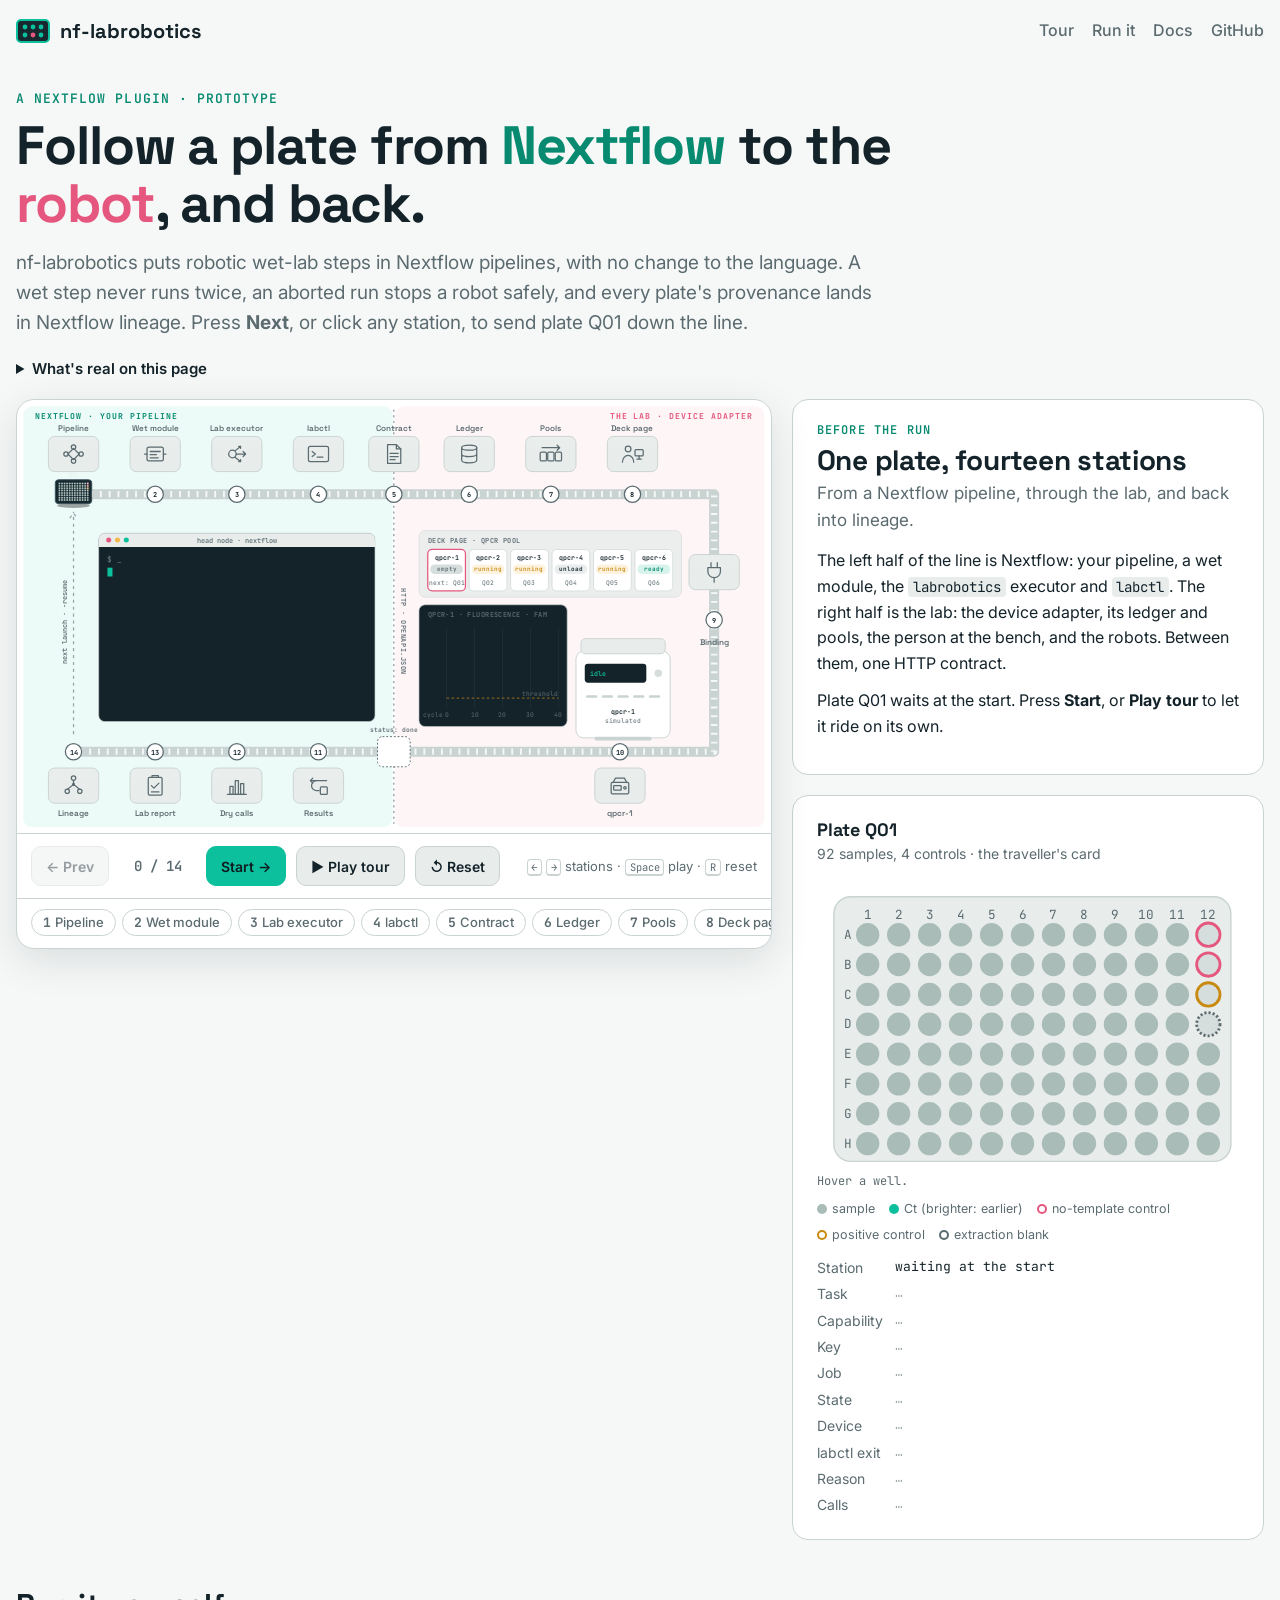
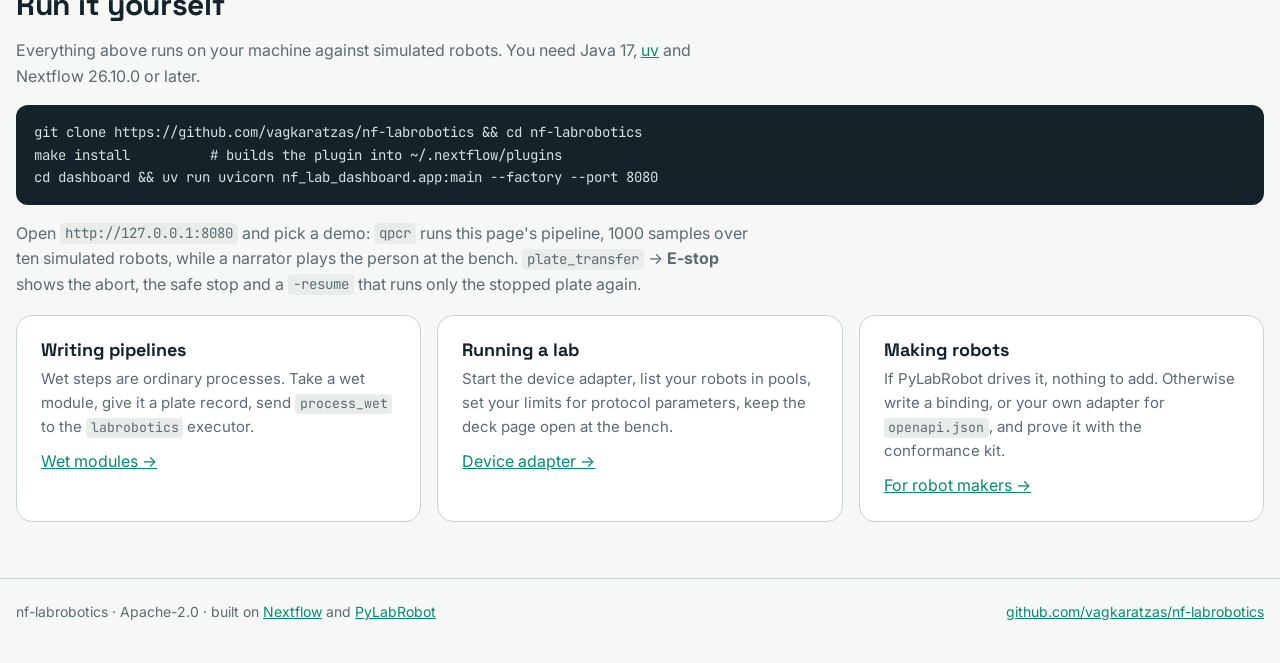
<file: docs/index.html>
<!doctype html>
<html lang="en">
<head>
<meta charset="utf-8">
<meta name="viewport" content="width=device-width, initial-scale=1">
<title>nf-labrobotics: a plate's journey</title>
<meta name="description" content="An interactive guide to nf-labrobotics: follow one plate from a Nextflow pipeline through the lab executor, labctl and the device adapter to a simulated robot, and back into lineage.">
<meta property="og:title" content="nf-labrobotics: a plate's journey">
<meta property="og:description" content="Robotic wet-lab steps in Nextflow pipelines. Follow one plate from the pipeline to the robot and back.">
<link rel="icon" href="data:image/svg+xml,%3Csvg xmlns='http://www.w3.org/2000/svg' viewBox='0 0 34 24'%3E%3Crect x='1' y='1' width='32' height='22' rx='4' fill='%2317282F' stroke='%230DC09D' stroke-width='2'/%3E%3Cg fill='%230DC09D'%3E%3Ccircle cx='9' cy='8' r='2.4'/%3E%3Ccircle cx='17' cy='8' r='2.4'/%3E%3Ccircle cx='25' cy='8' r='2.4'/%3E%3Ccircle cx='9' cy='16' r='2.4'/%3E%3Ccircle cx='17' cy='16' r='2.4' fill='%23E5577E'/%3E%3Ccircle cx='25' cy='16' r='2.4'/%3E%3C/g%3E%3C/svg%3E">
<link rel="preconnect" href="https://fonts.googleapis.com">
<link rel="preconnect" href="https://fonts.gstatic.com" crossorigin>
<link href="https://fonts.googleapis.com/css2?family=Inter:wght@400;500;600;700&family=JetBrains+Mono:wght@400;500;600;700&family=Space+Grotesk:wght@500;700&display=swap" rel="stylesheet">
<link rel="stylesheet" href="assets/guide.css">
</head>
<body>

<div class="wrap">
  <header class="top">
    <a class="brand" href="#">
      <svg viewBox="0 0 34 24" aria-hidden="true"><rect x="1" y="1" width="32" height="22" rx="4" fill="#17282F" stroke="#0DC09D" stroke-width="2"/><g fill="#0DC09D"><circle cx="9" cy="8" r="2.4"/><circle cx="17" cy="8" r="2.4"/><circle cx="25" cy="8" r="2.4"/><circle cx="9" cy="16" r="2.4"/><circle cx="17" cy="16" r="2.4" fill="#E5577E"/><circle cx="25" cy="16" r="2.4"/></g></svg>
      nf-labrobotics
    </a>
    <nav>
      <a href="#tour">Tour</a>
      <a href="#run-it">Run it</a>
      <a href="https://github.com/vagkaratzas/nf-labrobotics#readme">Docs</a>
      <a href="https://github.com/vagkaratzas/nf-labrobotics">GitHub</a>
    </nav>
  </header>

  <section class="hero">
    <p class="eyebrow">A Nextflow plugin · prototype</p>
    <h1>Follow a plate from <em>Nextflow</em> to the <span class="lab">robot</span>, and back.</h1>
    <p class="lead">nf-labrobotics puts robotic wet-lab steps in Nextflow pipelines, with no change to the language. A wet step never runs twice, an aborted run stops a robot safely, and every plate's provenance lands in Nextflow lineage. Press <b>Next</b>, or click any station, to send plate Q01 down the line.</p>
    <details class="about">
      <summary>What's real on this page</summary>
      <ul>
        <li><b>Computed here, as nf-labrobotics computes it:</b> plate Q01's map (from <code>examples/qpcr/plate_map.csv</code>), its idempotency key (SHA-256, as <code>labctl</code> builds it) and each well's Ct (as the simulated qPCR instrument gives it).</li>
        <li><b>Simulated, like nf-labrobotics's own demos:</b> the robots. nf-labrobotics runs against PyLabRobot's simulated machines; no robot is needed.</li>
        <li><b>Illustrative:</b> timings (a qPCR run takes about 1.5 hours, here a few seconds), task hashes, job IDs and the other plates in the pool.</li>
      </ul>
    </details>
  </section>
</div>

<div class="wrap">
  <div class="tour" id="tour">
    <section class="stage-card" aria-label="The plate's journey">
      <div class="stage-scroll">
      <svg id="stage" viewBox="0 0 1200 690" role="img" aria-labelledby="stage-title">
        <title id="stage-title">A conveyor loop: Nextflow on the left, the lab on the right, the HTTP contract between them. Fourteen stations; the plate moves between them.</title>
      </svg>
      </div>
      <div class="toast" id="toast" role="status" aria-live="polite"></div>
      <div class="controls">
        <button class="btn" id="prev" aria-label="Previous station">← Prev</button>
        <span class="counter" id="counter">0 / 14</span>
        <button class="btn primary" id="next">Start →</button>
        <button class="btn play-progress" id="play" aria-pressed="false">▶ Play tour</button>
        <button class="btn" id="reset" title="New run, new ledger">↺ Reset</button>
        <span class="spacer"></span>
        <span class="hint"><kbd>←</kbd> <kbd>→</kbd> stations · <kbd>Space</kbd> play · <kbd>R</kbd> reset</span>
      </div>
      <nav class="chips" id="chips" aria-label="Stations"></nav>
    </section>
    <div class="side">
      <article class="card detail" id="detail" aria-live="polite"></article>
      <aside class="card traveller">
        <h3>Plate Q01</h3>
        <p class="sub">92 samples, 4 controls · the traveller's card</p>
        <svg id="bigplate" viewBox="0 0 300 206" aria-label="Plate Q01, 96 wells"></svg>
        <p class="well-tip" id="well-tip">Hover a well.</p>
        <div class="legend" id="legend"></div>
        <dl class="facts" id="facts"></dl>
      </aside>
    </div>
  </div>
</div>

<div class="wrap">
  <section class="section" id="run-it">
    <h2>Run it yourself</h2>
    <p>Everything above runs on your machine against simulated robots. You need Java 17, <a href="https://docs.astral.sh/uv/">uv</a> and Nextflow 26.10.0 or later.</p>
    <div class="quick">
<pre><code>git clone https://github.com/vagkaratzas/nf-labrobotics && cd nf-labrobotics
make install          # builds the plugin into ~/.nextflow/plugins
cd dashboard && uv run uvicorn nf_lab_dashboard.app:main --factory --port 8080</code></pre>
    </div>
    <p>Open <code>http://127.0.0.1:8080</code> and pick a demo: <code>qpcr</code> runs this page's pipeline, 1000 samples over ten simulated robots, while a narrator plays the person at the bench. <code>plate_transfer</code> → <b>E-stop</b> shows the abort, the safe stop and a <code>-resume</code> that runs only the stopped plate again.</p>
    <div class="cols">
      <div class="card">
        <h3>Writing pipelines</h3>
        <p>Wet steps are ordinary processes. Take a wet module, give it a plate record, send <code>process_wet</code> to the <code>labrobotics</code> executor.</p>
        <a href="https://github.com/vagkaratzas/nf-labrobotics/blob/main/wet-modules/README.md">Wet modules →</a>
      </div>
      <div class="card">
        <h3>Running a lab</h3>
        <p>Start the device adapter, list your robots in pools, set your limits for protocol parameters, keep the deck page open at the bench.</p>
        <a href="https://github.com/vagkaratzas/nf-labrobotics/blob/main/adapter/README.md">Device adapter →</a>
      </div>
      <div class="card">
        <h3>Making robots</h3>
        <p>If PyLabRobot drives it, nothing to add. Otherwise write a binding, or your own adapter for <code>openapi.json</code>, and prove it with the conformance kit.</p>
        <a href="https://github.com/vagkaratzas/nf-labrobotics#i-make-robots-what-do-i-add-so-mine-works-with-nf-labrobotics">For robot makers →</a>
      </div>
    </div>
  </section>
</div>

<footer>
  <div class="wrap">
    <span>nf-labrobotics · Apache-2.0 · built on <a href="https://www.nextflow.io/">Nextflow</a> and <a href="https://github.com/PyLabRobot/pylabrobot">PyLabRobot</a></span>
    <a href="https://github.com/vagkaratzas/nf-labrobotics">github.com/vagkaratzas/nf-labrobotics</a>
  </div>
</footer>

<!-- One template per station. data-when shows an element only while every listed flag holds (!flag: while it doesn't);
     data-bind and data-slot are filled by guide.js. -->

<template id="st-0">
  <p class="kicker">Before the run</p>
  <h2>One plate, fourteen stations</h2>
  <p class="sub">From a Nextflow pipeline, through the lab, and back into lineage.</p>
  <p>The left half of the line is Nextflow: your pipeline, a wet module, the <code>labrobotics</code> executor and <code>labctl</code>. The right half is the lab: the device adapter, its ledger and pools, the person at the bench, and the robots. Between them, one HTTP contract.</p>
  <p>Plate Q01 waits at the start. Press <b>Start</b>, or <b>Play tour</b> to let it ride on its own.</p>
</template>

<template id="st-1">
  <p class="kicker">Station 1 · Nextflow</p>
  <h2>Your pipeline</h2>
  <p class="sub">Wet and dry steps in one run, with no change to the Nextflow language.</p>
  <p data-when="rerun" class="guarantee"><b>Second time round</b> The same run again with <code>-resume</code>, after Q01 was done. Watch what doesn't happen.</p>
  <p>This tour follows <code>examples/qpcr</code>, an RT-qPCR screen: 1000 samples on 11 plates, 92 samples and 4 controls each. The plate map is a CSV with one row per filled well. The workflow groups it into one typed record per plate and hands the plates to the <code>RT_QPCR</code> subworkflow: RNA extraction on a liquid handler, then qPCR.</p>
<pre><code>plates = params.plate_map
    .map { w -&gt; tuple(w.plate, w) }
    .groupBy()
    .map { plate, wells -&gt; record(id: plate, wells: wells.toSorted { a, b -&gt; a.row &lt;=&gt; b.row ?: a.column &lt;=&gt; b.column }) }
wet = RT_QPCR(plates)</code></pre>
  <p>Our plate is <b>Q01</b>, and the tour picks it up after its extraction, at the qPCR step. The plugin is one line in the config: <code>plugins { id 'nf-labrobotics@0.1.0' }</code>.</p>
  <p class="more">Read more: <a href="https://github.com/vagkaratzas/nf-labrobotics/blob/main/examples/qpcr/main.nf">examples/qpcr/main.nf</a> · <a href="https://github.com/vagkaratzas/nf-labrobotics/blob/main/wet-modules/subworkflows/rt_qpcr/main.nf">the RT_QPCR subworkflow</a></p>
</template>

<template id="st-2">
  <p class="kicker">Station 2 · Nextflow</p>
  <h2>A wet module</h2>
  <p class="sub">One protocol, one ordinary process.</p>
  <p>A wet step is a process like any other: the label <code>process_wet</code>, a capability hint, and a script that runs <code>labctl</code>. It asks for what it needs, a <code>qpcr</code> instrument, never a named robot.</p>
<pre><code>process QPCR {
    tag "${plate.id}"
    label 'process_wet'
    hints 'labrobotics/capability': 'qpcr'

    input:
    plate: Plate

    output:
    record(id: plate.id, result: file('result.json'),
           provenance: file('provenance.json'), log: file('labctl.log'))

    script:
    """
    labctl run --wait --protocol qpcr --protocol-version 1.0 \\
        --plate ${plate.id} --wells ${wells} --params - ...
    """
}</code></pre>
  <p>nf-labrobotics ships 19 wet modules and 6 subworkflows, nf-core style, each with nf-tests: transfers, extractions, PCR and qPCR, reads, spins, seals, incubations. <code>ext.params</code> sets a protocol's parameters, e.g. <code>withName: 'QPCR' { ext.params = [cycles: 45, channel: 'HEX'] }</code>.</p>
  <p class="more">Read more: <a href="https://github.com/vagkaratzas/nf-labrobotics/blob/main/wet-modules/README.md">wet-modules/README.md</a></p>
</template>

<template id="st-3">
  <p class="kicker">Station 3 · Nextflow</p>
  <h2>The lab executor</h2>
  <p class="sub">Wet tasks go to the lab, not to the cluster.</p>
  <p>The plugin adds an executor named <code>labrobotics</code>. It runs each wet task where Nextflow runs, like the local executor: the task is <code>labctl</code> waiting on the lab. It also hands the task its routing: the <code>labrobotics/capability</code> hint, the <code>queue</code> directive and the run's session become <code>NF_LAB_CAPABILITY</code>, <code>NF_LAB_QUEUE</code> and <code>NF_LAB_SESSION</code>. The adapter address, poll interval and grace period come from the <code>labrobotics {}</code> scope.</p>
<pre><code>plugins { id 'nf-labrobotics@0.1.0' }

labrobotics {
    adapter = 'http://127.0.0.1:8000'   // unset: $NF_LAB_ADAPTER
    poll = 2.s
    grace = 5.m
}

process {
    errorStrategy = 'finish'
    withLabel: 'process_wet' {
        executor = 'labrobotics'
        errorStrategy = { task.exitStatus in [69, 75] ? 'retry' : 'finish' }
    }
}</code></pre>
  <div class="guarantee"><b>Retry only what is safe</b> Exit 75 means nothing moved; 69 that the adapter couldn't be reached. Both retry, and the ledger answers the retry with the same job. Any other failure ends the run with <code>finish</code>: robots already busy finish their plates, and nothing new starts.</div>
  <p>Dry tasks keep their own executor, HPC or cloud, in the same run.</p>
  <p class="more">Read more: <a href="https://github.com/vagkaratzas/nf-labrobotics#in-a-pipeline">In a pipeline</a></p>
</template>

<template id="st-4">
  <p class="kicker">Station 4 · Nextflow</p>
  <h2>labctl</h2>
  <p class="sub">The client inside the task.</p>
  <p>The wet task's script. <code>labctl run --wait</code> builds the job's idempotency key, submits the job, polls its status and, when the job ends, writes <code>provenance.json</code>, <code>result.json</code> and <code>labctl.log</code> into the task's work dir.</p>
  <p>The key is a SHA-256 of the protocol, its version, the plate, its wells and the params. Here is Q01's, computed in your browser the way labctl computes it:</p>
  <div class="keyline" data-bind="key"></div>
  <div class="try">
    <label class="switch"><input type="checkbox" data-action="toggle-params"> Ask for 45 cycles instead of the default 40 (<code>ext.params = [cycles: 45]</code>)</label>
  </div>
  <p class="try-out" data-bind="keynote"></p>
  <p data-when="rerun" class="guarantee"><b>On -resume</b> Nextflow finds <code>RT_QPCR:QPCR (Q01)</code> in its cache and doesn't run the task at all. From a fresh launch directory, with no cache, labctl would submit the same key, and the ledger would hand back the done job and its outputs.</p>
  <div class="table-scroll"><table>
    <thead><tr><th>Exit</th><th>Means</th><th>Then</th></tr></thead>
    <tbody>
      <tr><td><code>0</code></td><td>Done</td><td>Outputs in the work dir</td></tr>
      <tr><td><code>75</code></td><td>Failed before any liquid moved</td><td>Retried</td></tr>
      <tr><td><code>69</code></td><td>Adapter unreachable past the grace period: outcome unknown</td><td>Retried; the ledger answers with the same job</td></tr>
      <tr><td><code>1</code></td><td>Failed in protocol, stopped, voided by a person, or refused</td><td>The run finishes; a person decides</td></tr>
      <tr><td><code>143</code></td><td>The run was aborted (TERM)</td><td><code>safe_stop</code> sent; the ledger keeps the outcome</td></tr>
    </tbody>
  </table></div>
  <p class="more">Read more: <a href="https://github.com/vagkaratzas/nf-labrobotics/blob/main/adapter/README.md#from-a-pipeline">From a pipeline</a> · <code>labctl --help</code></p>
</template>

<template id="st-5">
  <p class="kicker">Station 5 · The contract</p>
  <h2>openapi.json</h2>
  <p class="sub">Six calls between Nextflow's side and the lab's.</p>
  <p>labctl and the device adapter talk over HTTP, through six calls. <code>adapter/openapi.json</code> is the whole contract: another adapter, in front of SiLA 2 or a vendor's scheduler, can implement it, and the pipelines don't change.</p>
<pre><code>POST /jobs                     <span class="c">submit: 201 a new job, 200 the key's existing job</span>
GET  /jobs/{job_id}            <span class="c">status: state, phase reached, still safe to stop?</span>
GET  /lookup/{key}             <span class="c">lookup: the job for a key</span>
POST /jobs/{job_id}/safe_stop  <span class="c">safe_stop: the run was aborted</span>
POST /jobs/{job_id}/release    <span class="c">release: the plate is off the deck</span>
GET  /jobs?session=...         <span class="c">session_jobs: for the lab report</span></code></pre>
  <p>The <b>conformance kit</b> checks any adapter against the file: one key is one job, one job at a time per device, a safe stop never repeats material work, release only after the job finishes.</p>
  <div class="guarantee"><b>The token</b> With <code>NF_LAB_TOKEN</code> set, every call needs it as a bearer token. A pipeline keeps it as a Nextflow secret, so it never lands in a work dir or a log.</div>
  <p class="more">Read more: <a href="https://github.com/vagkaratzas/nf-labrobotics/blob/main/adapter/README.md#the-contract">The contract</a> · <a href="https://github.com/vagkaratzas/nf-labrobotics/blob/main/adapter/README.md#the-token">The token</a></p>
</template>

<template id="st-6">
  <p class="kicker">Station 6 · The lab</p>
  <h2>The job ledger</h2>
  <p class="sub">A wet step never runs twice.</p>
  <p>The device adapter keeps every job in a SQLite ledger, under its key. A key has at most one live job: a retry, a <code>-resume</code> or a run from a fresh launch directory asks with the same key and gets the same job back.</p>
  <div class="guarantee lab"><b>At most once</b> A key gets a new attempt only when every earlier one failed before any liquid moved, or a person voided it.</div>
  <div class="try">
    <button class="btn" data-action="resubmit">Submit Q01 again, as a retry would</button>
  </div>
  <p class="try-out" data-bind="resubmit"></p>
  <div class="table-scroll" data-slot="ledger"></div>
  <p>Before queuing, the adapter resolves the job's <b>program</b>: the binding's defaults, then the lab's limits file, then the params asked for. An unknown param, a wrong type or a value out of range is refused (422) and nothing is queued, so a typo never runs at the default.</p>
  <p>The ledger also records which Nextflow task collected each job, by task hash. That hash is also the task's lineage ID.</p>
  <p class="more">Read more: <a href="https://github.com/vagkaratzas/nf-labrobotics/blob/main/adapter/README.md#protocol-parameters">Protocol parameters</a> · <a href="https://github.com/vagkaratzas/nf-labrobotics/blob/main/adapter/README.md#a-plates-life">A plate's life</a></p>
</template>

<template id="st-7">
  <p class="kicker">Station 7 · The lab</p>
  <h2>Pools and queues</h2>
  <p class="sub">Ask for a capability, get whichever robot is free.</p>
  <p>The job names <code>qpcr</code>, not a device. It waits in one queue shared by every qPCR instrument, and the free one whose deck holds the plate takes it, one job at a time. The lab, not the pipeline, says what it has; this demo runs <code>NF_LAB_DEVICES=liquid-handling:4,qpcr:6</code>. A queue narrows a pool further: <code>liquid-handling/opentrons:2</code> is a sub-pool that Nextflow's <code>queue</code> directive can ask for.</p>
  <div class="guarantee lab"><b>Free is not ready</b> A free robot has no job. A ready robot also has the right plate on its deck, checked by a person. The lock lives in the ledger, so it survives an adapter restart.</div>
  <p>Above the belt: the qPCR pool as the deck page shows it. The other plates of the run keep five robots busy; Q01 waits for a person to load it on <code>qpcr-1</code>.</p>
  <p class="more">Read more: <a href="https://github.com/vagkaratzas/nf-labrobotics/blob/main/adapter/README.md#which-robots-are-free-and-which-are-ready">Free and ready</a></p>
</template>

<template id="st-8">
  <p class="kicker">Station 8 · The lab</p>
  <h2>The deck page</h2>
  <p class="sub">The person at the bench.</p>
  <p>Robots don't load their own plates. The adapter serves a deck page for people: one row per robot, and a queue that says, in words, what each waiting job needs.</p>
  <div class="table-scroll" data-slot="deck"></div>
  <div class="try">
    <button class="btn primary" data-action="load" data-when="!loaded">Load plate + confirm deck</button>
  </div>
  <p class="try-out" data-bind="deck"></p>
  <div class="table-scroll"><table>
    <thead><tr><th>Status</th><th>What to do</th></tr></thead>
    <tbody>
      <tr><td><span class="status">empty</span></td><td>Load a plate</td></tr>
      <tr><td><span class="status ready">ready</span></td><td>Nothing: its queued jobs start here</td></tr>
      <tr><td><span class="status running">running</span></td><td>Wait, or press E-stop</td></tr>
      <tr><td><span class="status unload">unload</span></td><td>Take the plate off, press Unload</td></tr>
      <tr><td><span class="status needs_person">needs_person</span></td><td>Check the deck, press Succeeded or Failed, then Unload</td></tr>
    </tbody>
  </table></div>
  <p class="more">Read more: <a href="https://github.com/vagkaratzas/nf-labrobotics/blob/main/adapter/README.md#a-plates-life">A plate's life</a> · <a href="https://github.com/vagkaratzas/nf-labrobotics/blob/main/adapter/README.md#when-a-job-fails">When a job fails</a></p>
</template>

<template id="st-9">
  <p class="kicker">Station 9 · The lab</p>
  <h2>A binding</h2>
  <p class="sub">Where nf-labrobotics stops and robot control begins.</p>
  <p>nf-labrobotics ships no device drivers. The adapter drives each robot through a binding, a small class over the lab's own control stack: PyLabRobot, SiLA 2 or a vendor API. Today's bindings run PyLabRobot 0.2.2's simulated machines: liquid handlers, plate readers, thermocyclers, centrifuges, incubators and more.</p>
<pre><code><span class="k">class</span> Backend(Protocol):
    PROTOCOLS: set[str]   <span class="c"># the protocols this binding runs</span>
    viewer: str | None    <span class="c"># URL of a live view of the deck</span>

    <span class="k">async def</span> setup(self) -&gt; None: ...   <span class="c"># once, when the adapter starts</span>
    <span class="k">async def</span> run(self, job: Job, progress: Progress) -&gt; dict: ...
    <span class="k">async def</span> load(self, plate: str | None) -&gt; None: ...
    <span class="k">async def</span> read_result(self, job: Job) -&gt; dict: ...</code></pre>
  <p><code>run</code> reports through <code>progress</code> the job's state and whether it's still safe to stop. The binding never deals with retries, <code>-resume</code> or two pipelines wanting one robot: the adapter keeps all of that.</p>
  <div class="guarantee lab"><b>Prove it</b> <code>uv run pytest conformance --adapter http://127.0.0.1:8000 --capability &lt;yours&gt;</code> checks an adapter that uses your binding. Use a simulator, never a robot a lab is using: the kit submits real jobs.</div>
  <p class="more">Read more: <a href="https://github.com/vagkaratzas/nf-labrobotics#i-make-robots-what-do-i-add-so-mine-works-with-nf-labrobotics">I make robots: what do I add?</a></p>
</template>

<template id="st-10">
  <p class="kicker">Station 10 · The lab</p>
  <h2>qpcr-1 runs the plate</h2>
  <p class="sub">One-step RT-qPCR, simulated.</p>
  <p data-when="rerun" class="guarantee"><b>On -resume</b> Nothing happens here. Nextflow took <code>QPCR (Q01)</code> from its cache, and the ledger would have returned the done job anyway: qpcr-1 never sees Q01 again.</p>
  <p data-when="!rerun">A real-time PCR instrument: PyLabRobot's simulated thermocycler runs the program, and the binding simulates a fluorescence read every cycle (PyLabRobot simulates no qPCR instrument). The program is the protocol's defaults: reverse transcription at 50 °C for 600 s, then 40 cycles on FAM. A well's Ct is the cycle where its curve crosses the threshold.</p>
  <div class="guarantee lab"><b>The stop boundary</b> Cycling can't be undone, so the job crosses its stop boundary as the program starts. Before that, a safe stop leaves the plate as it was loaded. After it, the job runs to the end.</div>
  <p class="try-out" data-bind="robot"></p>
  <div class="try" data-when="running">
    <button class="btn warn" data-action="ctrlc">Abort the run (Ctrl-C)</button>
    <button class="btn estop" data-action="estop">E-stop</button>
  </div>
  <div class="try" data-when="stopped">
    <button class="btn" data-action="resolve-done">Succeeded (resolve as done)</button>
    <button class="btn warn" data-action="resolve-void">Failed (void)</button>
  </div>
  <div class="try" data-when="retryable">
    <button class="btn primary" data-action="resume">Rerun with -resume</button>
  </div>
  <p class="more">Read more: <a href="https://github.com/vagkaratzas/nf-labrobotics/blob/main/adapter/README.md#when-a-job-fails">When a job fails</a> · <a href="https://github.com/vagkaratzas/nf-labrobotics/blob/main/wet-modules/modules/qpcr/main.nf">the QPCR module</a></p>
</template>

<template id="st-11">
  <p class="kicker">Station 11 · Back in Nextflow</p>
  <h2>The data comes back</h2>
  <p class="sub">The plate stays on the deck; its data travels.</p>
  <p data-when="!done" class="guarantee lab"><b>Not done</b> This run's job didn't finish, so labctl exited without a result and the run ended. Go back to station 10 to deal with it.</p>
  <p>labctl sees <code>done</code>. From the ledger it writes <code>result.json</code>, each well's Ct (<code>null</code> when undetermined), and <code>provenance.json</code>: the device, the job, its attempt and the program as it ran. It exits 0, and Nextflow's task is done.</p>
  <p>The physical plate stays on qpcr-1, holding it, until a person presses Unload. labctl never releases a robot.</p>
  <p>In the workflow, the plugin's <code>labPlate</code> function turns the two files into plain data:</p>
<pre><code><span class="k">include</span> { labPlate } <span class="k">from</span> <span class="s">'plugin/nf-labrobotics'</span>

<span class="k">def</span> qpcr = labPlate(q.provenance, q.result)   <span class="c">// device_id, job_id, attempt, ... plus plate and wells, each with its ct</span></code></pre>
  <p class="more">Read more: <a href="https://github.com/vagkaratzas/nf-labrobotics/blob/main/adapter/README.md#from-a-pipeline">From a pipeline</a></p>
</template>

<template id="st-12">
  <p class="kicker">Station 12 · Back in Nextflow</p>
  <h2>Dry steps</h2>
  <p class="sub">The calls are compute, not chemistry.</p>
  <p>A plate counts only if its controls pass: no Ct in the no-template controls or the extraction blank, a Ct in the positive control. Then a sample with a Ct below <code>params.max_ct</code>, 35, is detected.</p>
<pre><code><span class="k">def</span> ok = qpcr.wells.every { w -&gt;
    w.type == <span class="s">'sample'</span> || (w.type == <span class="s">'positive_control'</span> ? w.ct != null : w.ct == null)
}
<span class="k">def</span> call = !ok ? <span class="s">'invalid_plate'</span> : (w.ct != null &amp;&amp; w.ct &lt; maxCt ? <span class="s">'detected'</span> : <span class="s">'not_detected'</span>)</code></pre>
  <p class="try-out" data-bind="calls"></p>
  <p>Here the calls are a function in the workflow. A heavier analysis is a process like any other, on your HPC or cloud executor, in the same run. Give dry processes <code>errorStrategy = 'finish'</code> too, so a software error never stops a robot mid-plate.</p>
  <p class="more">Read more: <a href="https://github.com/vagkaratzas/nf-labrobotics/blob/main/examples/qpcr/main.nf">examples/qpcr/main.nf</a></p>
</template>

<template id="st-13">
  <p class="kicker">Station 13 · Back in Nextflow</p>
  <h2>The lab report</h2>
  <p class="sub">Every attempt, failures included.</p>
  <p>The pipeline ends with <code>LAB_REPORT</code>, as an nf-core pipeline ends with MultiQC. It runs <code>labctl report --session &lt;id&gt;</code> and writes <code>lab_report.json</code> and <code>lab_report.tsv</code>: every job of the session, every attempt, each with the Nextflow tasks that collected it.</p>
  <div class="table-scroll" data-slot="report"></div>
  <p>Lineage records only the attempt that worked; the report keeps the ones that didn't, with the reason. A run and its <code>-resume</code>s share a session, so the run that completes reports the attempts of the runs that failed before it.</p>
  <p>Meanwhile, at the bench, someone takes Q01 off and presses Unload: qpcr-1 is free for the next plate.</p>
  <p class="more">Read more: <a href="https://github.com/vagkaratzas/nf-labrobotics/blob/main/adapter/README.md#the-lab-report">The lab report</a></p>
</template>

<template id="st-14">
  <p class="kicker">Station 14 · Back in Nextflow</p>
  <h2>Lineage</h2>
  <p class="sub">Ask where a result came from.</p>
  <p>The examples turn on Nextflow's lineage: every task, its inputs and outputs, each wet task's <code>provenance.json</code> and the lab report. The ledger records each job's collecting task by its hash, which is also its lineage ID, so you can walk from a robot to the results and back:</p>
<pre><code>nextflow lineage list                         <span class="c"># one row per run; a -resume keeps the session</span>
nextflow lineage diff $FIRST $RUN             <span class="c"># what changed between two runs?</span>
nextflow lineage check $RUN/samples.csv       <span class="c"># did anyone change a result after the run?</span>

<span class="c"># a device is suspect: which tasks collected its jobs?</span>
sqlite3 ledger.sqlite "SELECT task_hash FROM collections JOIN jobs USING (job_id)
                       WHERE device_id = 'qpcr-1' AND state = 'done'"</code></pre>
  <p>Next, the belt loops back to the start: the same run again with <code>-resume</code>. Watch what doesn't happen.</p>
  <div class="try"><button class="btn primary" data-action="next">Run it again with -resume →</button></div>
  <p class="more">Read more: <a href="https://github.com/vagkaratzas/nf-labrobotics#questions-lineage-answers">Questions lineage answers</a></p>
</template>

<script src="assets/guide.js"></script>
</body>
</html>
</file>
<file: docs/assets/guide.css>
/* nf-labrobotics guide: the plate theme (dark by default, light when the system asks for it). */
:root {
  --bg: #0E1B21;
  --panel: #14232A;
  --panel-2: #17282F;
  --well-off: #24363D;
  --well-sample: #3A5A63;
  --line: #2C4049;
  --ink: #E6F2EF;
  --muted: #8FA3A6;
  --green: #0DC09D;
  --green-ink: #3FD9B9;
  --green-soft: rgba(13, 192, 157, 0.14);
  --pink: #E5577E;
  --pink-soft: rgba(229, 87, 126, 0.14);
  --amber: #F2B84B;
  --code-bg: #0A151A;
  --zone-nf: rgba(13, 192, 157, 0.055);
  --zone-lab: rgba(229, 87, 126, 0.05);
  --belt: #0A151A;
  --belt-stripe: #2F464F;
  --shadow: 0 12px 40px rgba(0, 0, 0, 0.35);
  --h: "Space Grotesk", system-ui, sans-serif;
  --b: "Inter", system-ui, sans-serif;
  --m: "JetBrains Mono", ui-monospace, monospace;
  color-scheme: dark;
}
@media (prefers-color-scheme: light) {
  :root {
    --bg: #F6F8F7;
    --panel: #FFFFFF;
    --panel-2: #E8EDEC;
    --well-off: #D5DEDC;
    --well-sample: #A9BCB8;
    --line: #C9D3D1;
    --ink: #14232A;
    --muted: #5B6B70;
    --green: #0DC09D;
    --green-ink: #078A70;
    --green-soft: #D7F3EC;
    --pink: #E5577E;
    --pink-soft: #FBE1E9;
    --amber: #C98A12;
    --code-bg: #14232A;
    --zone-nf: rgba(13, 192, 157, 0.07);
    --zone-lab: rgba(229, 87, 126, 0.06);
    --belt: #C9D3D1;
    --belt-stripe: #F6F8F7;
    --shadow: 0 12px 40px rgba(20, 35, 42, 0.12);
    color-scheme: light;
  }
}

* { box-sizing: border-box; }
[hidden] { display: none !important; }
html { scroll-behavior: smooth; }
body {
  margin: 0;
  background: var(--bg);
  color: var(--ink);
  font: 16px/1.6 var(--b);
  -webkit-font-smoothing: antialiased;
}
a { color: var(--green-ink); }
code, pre, kbd { font-family: var(--m); font-variant-ligatures: none; }
:not(pre) > code {
  font-size: 0.88em;
  background: var(--panel-2);
  padding: 0.1em 0.35em;
  border-radius: 4px;
  overflow-wrap: anywhere;
}
kbd {
  font-size: 0.8em;
  border: 1px solid var(--line);
  border-bottom-width: 2px;
  border-radius: 4px;
  padding: 0 0.35em;
}
.wrap { max-width: 1600px; margin: 0 auto; padding: 0 16px; }

/* Header and hero */
.top {
  display: flex; align-items: center; justify-content: space-between; gap: 16px;
  padding: 18px 0;
}
.brand { display: flex; align-items: center; gap: 10px; font: 700 20px var(--h); color: var(--ink); text-decoration: none; }
.brand svg { width: 34px; height: 24px; }
.top nav { display: flex; gap: 18px; flex-wrap: wrap; }
.top nav a { color: var(--muted); text-decoration: none; font-weight: 500; }
.top nav a:hover { color: var(--ink); }
.hero { padding: 28px 0 18px; }
.eyebrow { font: 600 13px var(--m); letter-spacing: 0.08em; text-transform: uppercase; color: var(--green-ink); margin: 0 0 10px; }
.hero h1 { font: 700 clamp(30px, 5vw, 54px)/1.08 var(--h); margin: 0 0 14px; letter-spacing: -0.02em; max-width: 18em; }
.hero h1 em { font-style: normal; color: var(--green-ink); }
.hero h1 .lab { color: var(--pink); }
.lead { font-size: clamp(16px, 2vw, 19px); color: var(--muted); max-width: 46em; margin: 0 0 18px; }
.about { max-width: 52em; color: var(--muted); font-size: 15px; }
.about summary { cursor: pointer; color: var(--ink); font-weight: 600; }
.about ul { margin: 8px 0 0; padding-left: 20px; }

/* The stage */
.stage-card {
  position: relative;
  background: var(--panel);
  border: 1px solid var(--line);
  border-radius: 18px;
  box-shadow: var(--shadow);
  overflow: hidden;
}
#stage { display: block; width: 100%; height: auto; user-select: none; }
#stage text { font-family: var(--b); fill: var(--ink); }
#stage .mono, #stage .term-line { font-family: var(--m); font-variant-ligatures: none; }
#stage .zone-nf { fill: var(--zone-nf); }
#stage .zone-lab { fill: var(--zone-lab); }
#stage .zone-title { font: 700 13px var(--m); letter-spacing: 0.12em; }
#stage .zone-title.nf { fill: var(--green-ink); }
#stage .zone-title.lab { fill: var(--pink); }
#stage .boundary { stroke: var(--muted); stroke-dasharray: 2 7; stroke-width: 2; stroke-linecap: round; opacity: 0.7; }
#stage .boundary-label { font: 600 11px var(--m); fill: var(--muted); letter-spacing: 0.08em; }
#stage .belt { fill: none; stroke: var(--belt); stroke-width: 16; stroke-linejoin: round; stroke-linecap: round; }
#stage .belt-stripes { fill: none; stroke: var(--belt-stripe); stroke-width: 10; stroke-dasharray: 3 11; stroke-linejoin: round; }
#stage.moving .belt-stripes { animation: roll 0.5s linear infinite; }
#stage .return { fill: none; stroke: var(--muted); stroke-width: 2; stroke-dasharray: 5 6; opacity: 0.6; }
#stage .return-label { font: 600 11px var(--m); fill: var(--muted); }
@keyframes roll { to { stroke-dashoffset: -14; } }

#stage .station { cursor: pointer; }
#stage .station:focus { outline: none; }
#stage .tile { fill: var(--panel-2); stroke: var(--line); stroke-width: 1.5; transition: fill 0.2s, stroke 0.2s; }
#stage .station:hover .tile, #stage .station:focus-visible .tile { stroke: var(--green); }
#stage .station .icon { color: var(--muted); transition: color 0.2s; }
#stage .station.lab .icon { color: var(--muted); }
#stage .station.visited .icon { color: var(--ink); }
#stage .station.active .tile { fill: var(--green-soft); stroke: var(--green); stroke-width: 2.5; }
#stage .station.lab.active .tile { fill: var(--pink-soft); stroke: var(--pink); }
#stage .station.active .icon { color: var(--green-ink); }
#stage .station.lab.active .icon { color: var(--pink); }
#stage .badge { fill: var(--panel); stroke: var(--muted); stroke-width: 2; }
#stage .station.visited .badge { stroke: var(--green); }
#stage .station.active .badge { fill: var(--green); stroke: var(--green); }
#stage .station.lab.active .badge { fill: var(--pink); stroke: var(--pink); }
#stage .badge-n { font: 700 11px var(--m); fill: var(--ink); text-anchor: middle; dominant-baseline: central; pointer-events: none; }
#stage .station.active .badge-n { fill: #0E1B21; }
#stage .st-label { font: 600 13px var(--h); text-anchor: middle; fill: var(--muted); }
#stage .station.visited .st-label, #stage .station.active .st-label { fill: var(--ink); }
#stage .pulse { fill: none; stroke: var(--green); stroke-width: 2; opacity: 0; }
#stage .station.lab .pulse { stroke: var(--pink); }
#stage .station.active .pulse { animation: pulse 1.8s ease-out infinite; }
@keyframes pulse { 0% { r: 13; opacity: 0.9; } 100% { r: 30; opacity: 0; } }

/* Terminal and deck panels drawn inside the stage */
#stage .term { fill: var(--code-bg); stroke: var(--line); }
#stage .term-bar { fill: var(--panel-2); }
#stage .term-title { font: 500 11px var(--m); fill: var(--muted); }
#stage .term-line { font: 12px var(--m); fill: #CFE3DE; }
#stage .term-line.ok { fill: var(--green); }
#stage .term-line.err { fill: var(--pink); }
#stage .term-line.dim { fill: #6F8589; }
#stage .term-cursor { fill: var(--green); animation: blink 1s steps(1) infinite; }
@keyframes blink { 50% { opacity: 0; } }
#stage .panel-bg { fill: var(--panel-2); stroke: var(--line); opacity: 0.8; }
#stage .panel-title { font: 600 11px var(--m); fill: var(--muted); letter-spacing: 0.06em; }
#stage .bot { fill: var(--panel); stroke: var(--line); }
#stage .bot.me { stroke: var(--pink); stroke-width: 2; }
#stage .bot-name { font: 600 10.5px var(--m); text-anchor: middle; }
#stage .pill { font: 600 9.5px var(--m); text-anchor: middle; }
#stage .pill-bg { rx: 7; }
#stage .s-empty .pill-bg { fill: var(--well-off); } #stage .s-empty .pill { fill: var(--muted); }
#stage .s-ready .pill-bg { fill: var(--green-soft); } #stage .s-ready .pill { fill: var(--green-ink); }
#stage .s-running .pill-bg { fill: rgba(242, 184, 75, 0.18); } #stage .s-running .pill { fill: var(--amber); }
#stage .s-unload .pill-bg { fill: rgba(143, 163, 166, 0.2); } #stage .s-unload .pill { fill: var(--ink); }
#stage .s-needs_person .pill-bg { fill: var(--pink-soft); } #stage .s-needs_person .pill { fill: var(--pink); }
#stage .bot-plate { font: 10px var(--m); fill: var(--muted); text-anchor: middle; }
#stage .chart-frame { fill: var(--code-bg); stroke: var(--line); }
#stage .chart-grid { stroke: #22363D; stroke-width: 1; }
#stage .threshold { stroke: var(--amber); stroke-dasharray: 4 4; stroke-width: 1.2; }
#stage .curve { fill: none; stroke: var(--green); stroke-width: 1.1; opacity: 0.55; }
#stage .curve.pos { stroke: var(--pink); opacity: 0.95; stroke-width: 1.6; }
#stage .curve.flat { stroke: #5F767B; opacity: 0.5; }
#stage .chart-label { font: 10px var(--m); fill: var(--muted); }
#stage .machine { fill: var(--panel); stroke: var(--line); stroke-width: 1.5; }
#stage .machine-lid { fill: var(--panel-2); stroke: var(--line); stroke-width: 1.5; transition: transform 0.6s ease; transform-box: fill-box; transform-origin: 0 100%; }
#stage .machine.open-lid + .machine-lid, #stage .lid-open .machine-lid { transform: translateY(-14px); }
#stage .screen { fill: var(--code-bg); }
#stage .screen-text { font: 600 10.5px var(--m); fill: var(--green); }
#stage .led { fill: var(--well-off); }
#stage .led.on { fill: var(--amber); animation: blink 0.8s steps(1) infinite; }
#stage .led.done { fill: var(--green); }
#stage .led.alarm { fill: var(--pink); animation: blink 0.4s steps(1) infinite; }
#stage .gate { fill: var(--panel); stroke: var(--muted); stroke-width: 1.5; stroke-dasharray: 3 3; }
#stage .gate-text { font: 600 10px var(--m); fill: var(--muted); text-anchor: middle; }

/* The plate token */
#stage .plate-body { fill: #17282F; stroke: #3B535C; stroke-width: 1.5; }
#stage .plate.data .plate-body { fill: rgba(13, 192, 157, 0.12); stroke: var(--green); stroke-dasharray: 4 3; }
#stage .plate-shadow { fill: rgba(0, 0, 0, 0.35); }
#stage .plate-tag { font: 700 9px var(--m); fill: #E6F2EF; }
#stage .plate.data .plate-tag { fill: var(--green); }


/* Controls */
.controls {
  display: flex; align-items: center; gap: 10px; flex-wrap: wrap;
  padding: 12px 14px; border-top: 1px solid var(--line); background: var(--panel);
}
.btn {
  font: 600 14px var(--b); color: var(--ink); background: var(--panel-2);
  border: 1px solid var(--line); border-radius: 10px; padding: 8px 14px; cursor: pointer;
  display: inline-flex; align-items: center; gap: 8px; min-height: 40px;
}
.btn:hover { border-color: var(--green); }
.btn:focus-visible { outline: 2px solid var(--green); outline-offset: 2px; }
.btn.primary { background: var(--green); color: #0E1B21; border-color: var(--green); }
.btn.warn { color: var(--pink); border-color: var(--pink); background: var(--pink-soft); }
.btn.estop { background: #C81E4A; color: #fff; border-color: #C81E4A; border-radius: 999px; }
.btn[disabled] { opacity: 0.45; cursor: not-allowed; }
.counter { font: 600 14px var(--m); color: var(--muted); min-width: 5.5em; text-align: center; }
.play-progress { position: relative; overflow: hidden; }
.play-progress::after {
  content: ""; position: absolute; left: 0; bottom: 0; height: 3px; width: var(--p, 0%);
  background: currentColor; opacity: 0.6;
}
.spacer { flex: 1; }
.hint { color: var(--muted); font-size: 13px; }
.chips { display: flex; gap: 6px; overflow-x: auto; padding: 10px 14px 12px; border-top: 1px solid var(--line); scrollbar-width: thin; }
.chip {
  flex: 0 0 auto; font: 500 13px var(--b); color: var(--muted); background: transparent;
  border: 1px solid var(--line); border-radius: 999px; padding: 4px 11px; cursor: pointer; white-space: nowrap;
}
.chip b { font-family: var(--m); margin-right: 4px; }
.chip.visited { color: var(--ink); }
.chip.active { background: var(--green); border-color: var(--green); color: #0E1B21; }
.chip.lab.active { background: var(--pink); border-color: var(--pink); color: #fff; }
.toast {
  position: absolute; left: 50%; top: 14px; transform: translate(-50%, -8px);
  background: var(--ink); color: var(--bg); padding: 9px 16px; border-radius: 10px;
  font: 500 14px var(--b); max-width: min(90%, 640px); text-align: center;
  opacity: 0; pointer-events: none; transition: opacity 0.25s, transform 0.25s; box-shadow: var(--shadow);
}
.toast.show { opacity: 1; transform: translate(-50%, 0); }

/* Detail and traveller */
/* Wide: the stage stays put on the left, the station's story scrolls on the right. Narrower: stacked. */
.tour { display: grid; grid-template-columns: minmax(0, 1fr); gap: 20px; margin: 0 0 48px; }
.side { display: grid; grid-template-columns: minmax(0, 1fr) 360px; gap: 20px; align-items: start; }
@media (min-width: 1180px) {
  .tour { grid-template-columns: minmax(0, 1.6fr) minmax(400px, 1fr); align-items: start; }
  .stage-card { position: sticky; top: 16px; }
  .side { grid-template-columns: minmax(0, 1fr); }
  .detail h2 { font-size: 26px; }
}
.card { background: var(--panel); border: 1px solid var(--line); border-radius: 16px; padding: 22px 24px; }
.detail .kicker { font: 600 12px var(--m); letter-spacing: 0.1em; text-transform: uppercase; color: var(--green-ink); margin: 0; }
.detail.lab .kicker { color: var(--pink); }
.detail h2 { font: 700 28px/1.15 var(--h); margin: 6px 0 4px; letter-spacing: -0.01em; }
.detail .sub { color: var(--muted); font-size: 17px; margin: 0 0 14px; }
.detail p { margin: 0 0 12px; }
.detail ul { padding-left: 20px; margin: 0 0 12px; }
.detail li { margin: 4px 0; }
.detail pre {
  background: var(--code-bg); color: #CFE3DE; border-radius: 10px; padding: 14px 16px; overflow-x: auto;
  font-size: 13px; line-height: 1.55; margin: 12px 0;
}
.detail pre .c { color: #6F8589; }
.detail pre .s { color: #F2C98B; }
.detail pre .k { color: var(--green); }
.guarantee {
  border-left: 3px solid var(--green); background: var(--green-soft); padding: 10px 14px; border-radius: 0 10px 10px 0; margin: 12px 0;
}
.guarantee.lab { border-color: var(--pink); background: var(--pink-soft); }
.guarantee b { display: block; font: 600 12px var(--m); letter-spacing: 0.08em; text-transform: uppercase; margin-bottom: 2px; }
.try { display: flex; gap: 8px; flex-wrap: wrap; margin: 14px 0; align-items: center; }
.try-out { font-size: 15px; margin: 8px 0 12px; min-height: 1.6em; }
.more { font-size: 14px; color: var(--muted); border-top: 1px solid var(--line); padding-top: 12px; margin-top: 16px; }
table { border-collapse: collapse; width: 100%; font-size: 14px; margin: 10px 0; }
th, td { text-align: left; padding: 6px 8px; border-bottom: 1px solid var(--line); vertical-align: top; }
th { font: 600 12px var(--m); color: var(--muted); text-transform: uppercase; letter-spacing: 0.05em; }
td code { white-space: nowrap; }
.table-scroll { overflow-x: auto; }
.status {
  font: 600 12px var(--m); padding: 2px 8px; border-radius: 999px; background: var(--well-off); color: var(--muted); white-space: nowrap;
}
.status.ready, .status.done { background: var(--green-soft); color: var(--green-ink); }
.status.running, .status.queued { background: rgba(242, 184, 75, 0.18); color: var(--amber); }
.status.needs_person, .status.stopped, .status.voided, .status.failed_preflight { background: var(--pink-soft); color: var(--pink); }
.status.unload { background: rgba(143, 163, 166, 0.2); color: var(--ink); }
.keyline { font: 13px var(--m); word-break: break-all; background: var(--code-bg); color: #CFE3DE; padding: 10px 12px; border-radius: 8px; }
.keyline mark { background: none; color: var(--amber); }
.switch { display: inline-flex; align-items: center; gap: 8px; cursor: pointer; font-size: 14px; }
.switch input { width: 18px; height: 18px; accent-color: var(--green); }

.traveller h3 { font: 700 18px var(--h); margin: 0 0 2px; }
.traveller .sub { color: var(--muted); font-size: 14px; margin: 0 0 12px; }
#bigplate { width: 100%; height: auto; display: block; margin: 4px 0 6px; }
#bigplate text { font: 9px var(--m); fill: var(--muted); }
.legend { display: flex; flex-wrap: wrap; gap: 6px 14px; font-size: 12.5px; color: var(--muted); margin: 0 0 12px; }
.legend i { display: inline-block; width: 10px; height: 10px; border-radius: 50%; margin-right: 5px; vertical-align: -1px; }
.facts { display: grid; grid-template-columns: auto minmax(0, 1fr); gap: 4px 12px; margin: 0; font-size: 14px; }
.facts dt { color: var(--muted); }
.facts dd { margin: 0; font-family: var(--m); font-size: 13px; overflow-wrap: anywhere; }
.facts dd.pending { color: var(--muted); opacity: 0.6; }
.well-tip { font: 12px var(--m); color: var(--muted); min-height: 1.5em; margin: 0 0 8px; }

/* Bottom sections */
.section { margin: 0 0 56px; }
.section h2 { font: 700 30px/1.15 var(--h); margin: 0 0 8px; letter-spacing: -0.01em; }
.section > p { color: var(--muted); max-width: 46em; }
.cols { display: grid; grid-template-columns: repeat(3, minmax(0, 1fr)); gap: 16px; margin-top: 18px; }
.cols .card h3 { font: 700 18px var(--h); margin: 0 0 6px; }
.cols .card p { color: var(--muted); margin: 0 0 10px; font-size: 15px; }
.quick pre { background: var(--code-bg); color: #CFE3DE; border-radius: 12px; padding: 16px 18px; overflow-x: auto; font-size: 14px; }
footer { border-top: 1px solid var(--line); padding: 22px 0 40px; color: var(--muted); font-size: 14px; }
footer .wrap { display: flex; gap: 16px; justify-content: space-between; flex-wrap: wrap; }

@media (max-width: 960px) {
  .side { grid-template-columns: minmax(0, 1fr); }
  .cols { grid-template-columns: minmax(0, 1fr); }
  .hint { display: none; }
}
@media (max-width: 560px) {
  .stage-scroll { overflow-x: auto; }
  #stage { min-width: 760px; }
  .card { padding: 18px 16px; }
  .detail h2 { font-size: 24px; }
  .controls { gap: 6px; }
  .btn { padding: 8px 10px; }
}
@media (prefers-reduced-motion: reduce) {
  html { scroll-behavior: auto; }
  #stage.moving .belt-stripes, #stage .station.active .pulse, #stage .led.on, #stage .led.alarm, #stage .term-cursor { animation: none; }
}
</file>
